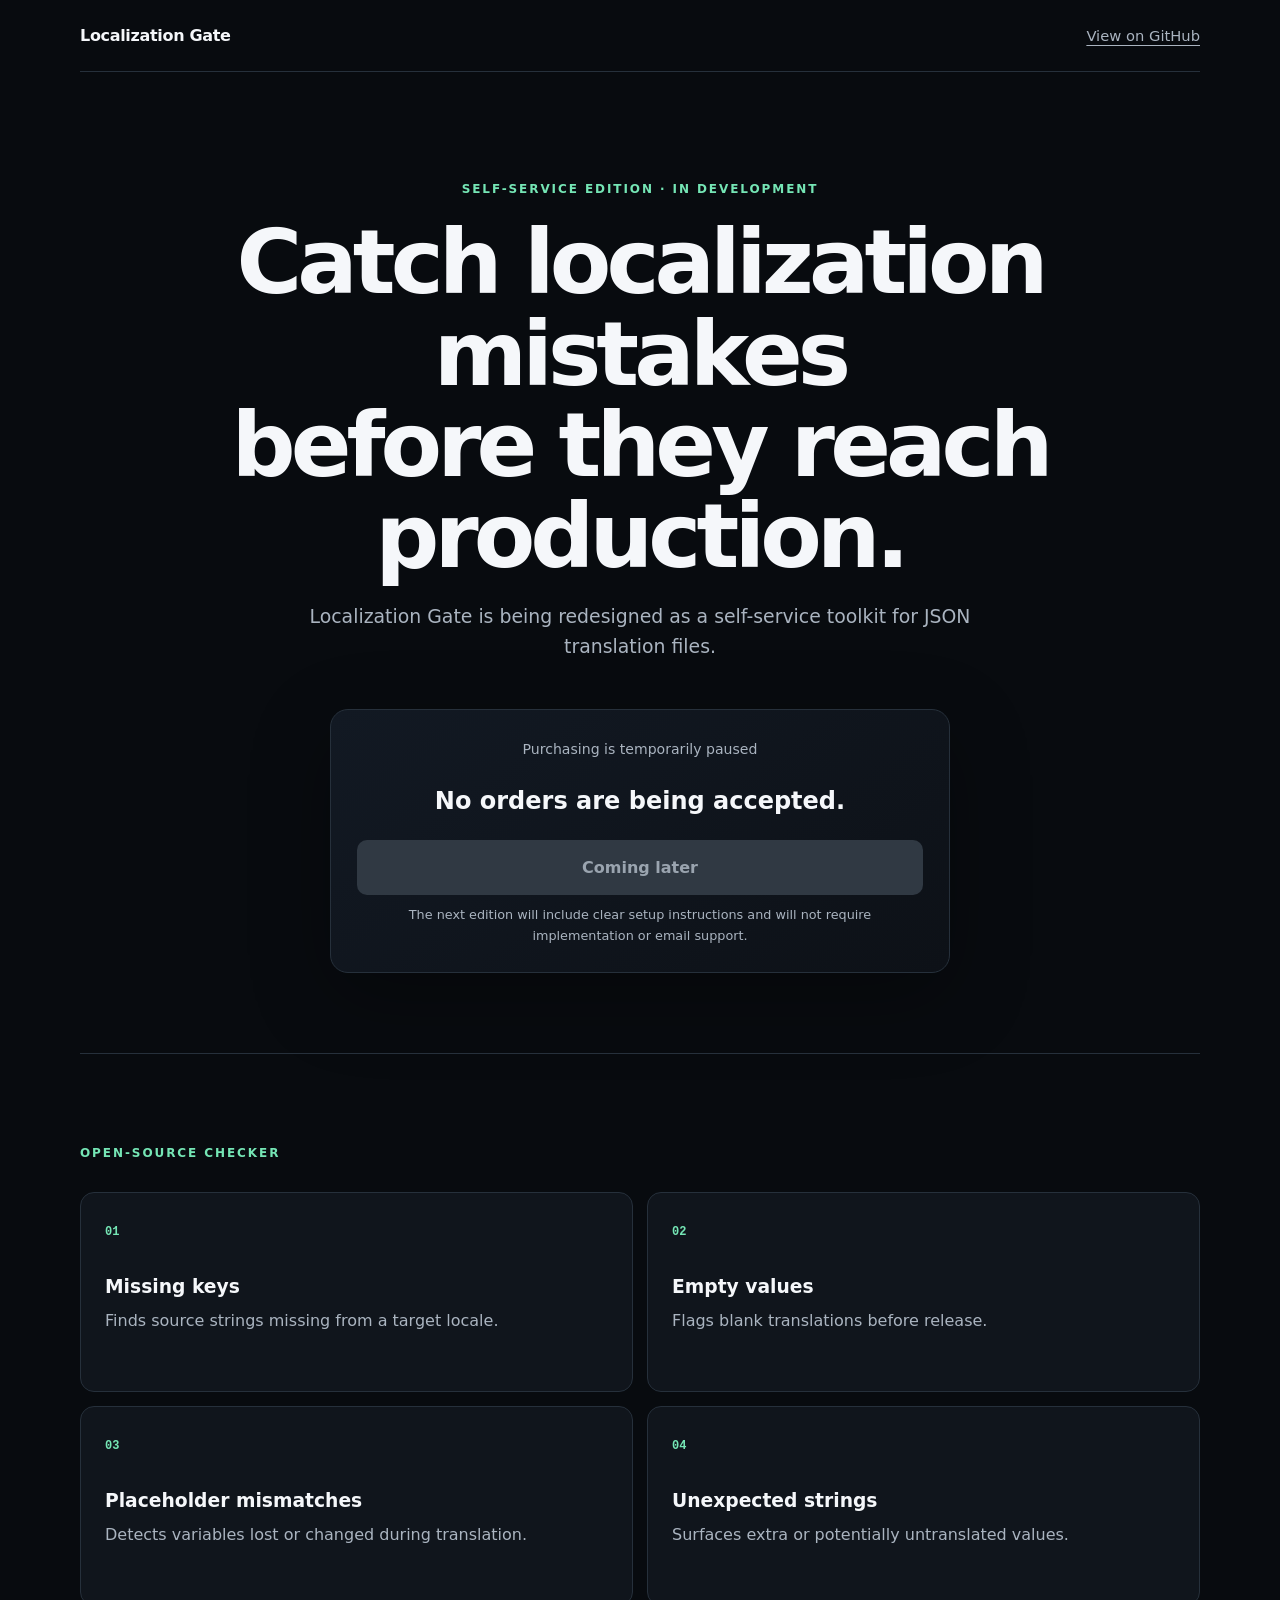
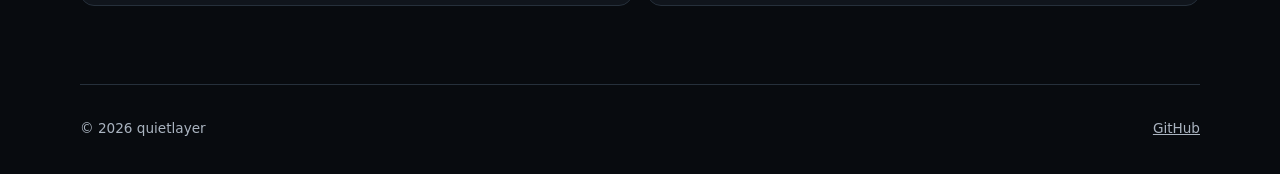
<file: index.html>
<!doctype html>
<html lang="en">
<head>
  <meta charset="utf-8">
  <meta name="viewport" content="width=device-width, initial-scale=1">
  <meta name="description" content="Localization Gate checks JSON translation files for release-blocking mistakes.">
  <title>Localization Gate — Self-service edition in development</title>
  <link rel="stylesheet" href="styles.css">
</head>
<body>
  <header class="site-header">
    <a class="brand" href="#top">Localization Gate</a>
    <a class="text-link" href="https://github.com/quietlayer/localization-gate">View on GitHub</a>
  </header>

  <main id="top">
    <section class="hero">
      <p class="eyebrow">SELF-SERVICE EDITION · IN DEVELOPMENT</p>
      <h1>Catch localization mistakes<br>before they reach production.</h1>
      <p class="lead">Localization Gate is being redesigned as a self-service toolkit for JSON translation files.</p>

      <div class="offer-card">
        <div>
          <span class="offer-label">Purchasing is temporarily paused</span>
          <h2>No orders are being accepted.</h2>
        </div>
        <button class="button" type="button" disabled aria-disabled="true">Coming later</button>
        <p class="button-note">The next edition will include clear setup instructions and will not require implementation or email support.</p>
      </div>
    </section>

    <section class="section">
      <p class="section-label">OPEN-SOURCE CHECKER</p>
      <div class="grid">
        <article><span>01</span><h3>Missing keys</h3><p>Finds source strings missing from a target locale.</p></article>
        <article><span>02</span><h3>Empty values</h3><p>Flags blank translations before release.</p></article>
        <article><span>03</span><h3>Placeholder mismatches</h3><p>Detects variables lost or changed during translation.</p></article>
        <article><span>04</span><h3>Unexpected strings</h3><p>Surfaces extra or potentially untranslated values.</p></article>
      </div>
    </section>
  </main>

  <footer>
    <span>© 2026 quietlayer</span>
    <a href="https://github.com/quietlayer/localization-gate">GitHub</a>
  </footer>
</body>
</html>
</file>
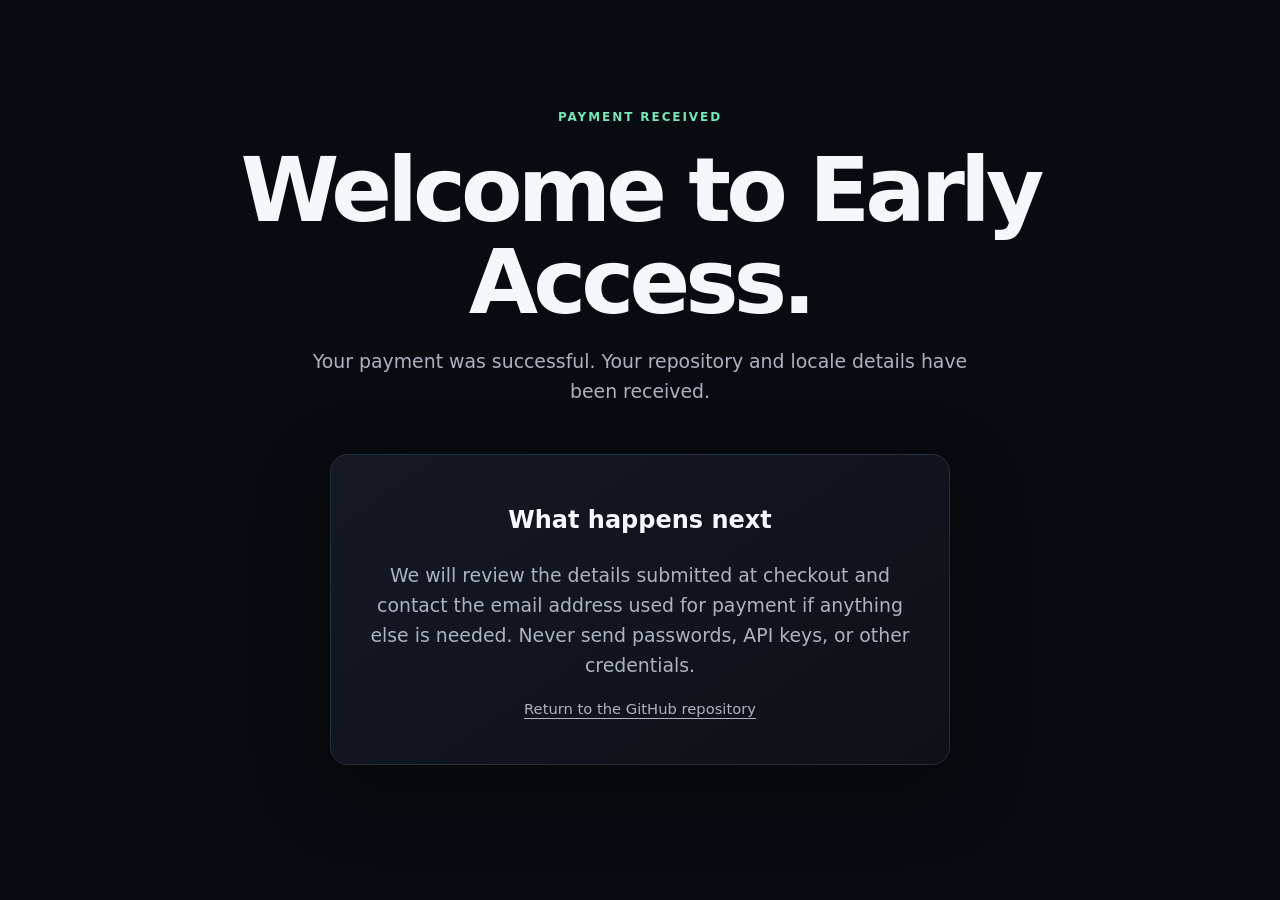
<file: thanks.html>
<!doctype html>
<html lang="en">
<head>
  <meta charset="utf-8">
  <meta name="viewport" content="width=device-width, initial-scale=1">
  <meta name="robots" content="noindex">
  <title>Payment received — Localization Gate</title>
  <link rel="stylesheet" href="styles.css">
</head>
<body>
  <main>
    <section class="hero">
      <p class="eyebrow">PAYMENT RECEIVED</p>
      <h1>Welcome to Early Access.</h1>
      <p class="lead">Your payment was successful. Your repository and locale details have been received.</p>
      <div class="offer-card">
        <h2>What happens next</h2>
        <p class="lead">We will review the details submitted at checkout and contact the email address used for payment if anything else is needed. Never send passwords, API keys, or other credentials.</p>
        <p><a class="text-link" href="https://github.com/quietlayer/localization-gate">Return to the GitHub repository</a></p>
      </div>
    </section>
  </main>
</body>
</html>
</file>
<file: styles.css>
:root {
  color-scheme: dark;
  --bg: #080b0f;
  --panel: #10151c;
  --line: #26303b;
  --text: #f5f7fa;
  --muted: #aab4c0;
  --accent: #75e6b5;
  --accent-dark: #061a12;
  font-family: Inter, ui-sans-serif, system-ui, -apple-system, BlinkMacSystemFont, "Segoe UI", sans-serif;
}

* { box-sizing: border-box; }
html { scroll-behavior: smooth; }
body { margin: 0; background: var(--bg); color: var(--text); line-height: 1.6; }
a { color: inherit; }
button { font: inherit; }

.site-header, footer {
  width: min(1120px, calc(100% - 40px));
  margin: 0 auto;
  display: flex;
  justify-content: space-between;
  align-items: center;
}
.site-header { height: 72px; border-bottom: 1px solid var(--line); }
.brand { font-weight: 760; text-decoration: none; letter-spacing: -.02em; }
.text-link { color: var(--muted); font-size: .92rem; text-underline-offset: 4px; }

main { width: min(1120px, calc(100% - 40px)); margin: 0 auto; }
.hero { padding: 96px 0 80px; text-align: center; }
.eyebrow, .section-label { color: var(--accent); font-size: .75rem; font-weight: 800; letter-spacing: .16em; }
h1 { margin: 18px auto; max-width: 950px; font-size: clamp(2.65rem, 7vw, 5.8rem); line-height: 1.02; letter-spacing: -.055em; }
.lead { max-width: 680px; margin: 0 auto; color: var(--muted); font-size: 1.18rem; }
.offer-card { max-width: 620px; margin: 48px auto 0; padding: 26px; border: 1px solid var(--line); border-radius: 18px; background: linear-gradient(145deg, #121923, #0d1117); box-shadow: 0 24px 80px rgba(0,0,0,.3); }
.offer-label { color: var(--muted); font-size: .88rem; }
.price { margin: 4px 0 20px; font-size: 3.1rem; font-weight: 800; letter-spacing: -.04em; }
.price span { font-size: 1.5rem; vertical-align: 15%; }
.price small { display: block; color: var(--muted); font-size: .78rem; font-weight: 500; letter-spacing: 0; }
.button { width: 100%; border: 0; border-radius: 10px; padding: 15px 18px; background: var(--accent); color: var(--accent-dark); font-weight: 800; cursor: pointer; }
.button:hover:not(:disabled) { filter: brightness(1.07); transform: translateY(-1px); }
.button:disabled { background: #303943; color: #9aa4af; cursor: not-allowed; }
.button-note, .final-cta > p:last-child { margin: 10px 0 0; color: var(--muted); font-size: .8rem; }

.section { padding: 78px 0; border-top: 1px solid var(--line); }
.section h2, .final-cta h2 { margin: 8px 0 0; font-size: clamp(2rem, 4.5vw, 3.6rem); line-height: 1.08; letter-spacing: -.04em; }
.problem, .included { display: grid; grid-template-columns: 1.15fr .85fr; gap: 70px; align-items: start; }
.problem > p { color: var(--muted); font-size: 1.1rem; }
.grid { display: grid; grid-template-columns: repeat(2, 1fr); gap: 14px; margin-top: 28px; }
.grid article { min-height: 200px; padding: 24px; border: 1px solid var(--line); border-radius: 14px; background: var(--panel); }
.grid article span { color: var(--accent); font: 800 .75rem ui-monospace, monospace; }
.grid h3, .steps h3 { margin: 30px 0 6px; }
.grid p, .steps p, .faq p { margin: 0; color: var(--muted); }
.included ul { margin: 0; padding: 0; list-style: none; }
.included li { padding: 14px 0 14px 30px; border-bottom: 1px solid var(--line); position: relative; }
.included li::before { content: "✓"; position: absolute; left: 0; color: var(--accent); font-weight: 800; }
.steps ol { display: grid; grid-template-columns: repeat(3, 1fr); gap: 14px; padding: 0; list-style: none; }
.steps li { padding: 24px; border-top: 1px solid var(--accent); }
.steps li > span { display: block; color: var(--accent); font: 800 .8rem ui-monospace, monospace; }
.steps h3 { margin-top: 28px; }
.faq details { border-top: 1px solid var(--line); padding: 20px 0; }
.faq details:last-child { border-bottom: 1px solid var(--line); }
.faq summary { cursor: pointer; font-weight: 700; }
.faq details p { padding-top: 12px; max-width: 760px; }
.final-cta { padding: 100px 20px; text-align: center; border-top: 1px solid var(--line); }
.final-cta h2 { max-width: 780px; margin: 8px auto 30px; }
.final-cta .button { max-width: 420px; }
footer { min-height: 90px; border-top: 1px solid var(--line); color: var(--muted); font-size: .85rem; }

@media (max-width: 720px) {
  .site-header, main, footer { width: min(100% - 28px, 1120px); }
  .hero { padding: 66px 0 60px; }
  h1 { font-size: clamp(2.55rem, 13vw, 4rem); }
  .offer-card { padding: 20px; }
  .problem, .included { grid-template-columns: 1fr; gap: 26px; }
  .grid, .steps ol { grid-template-columns: 1fr; }
  .section { padding: 58px 0; }
  footer { flex-direction: column; justify-content: center; gap: 4px; }
}
</file>
